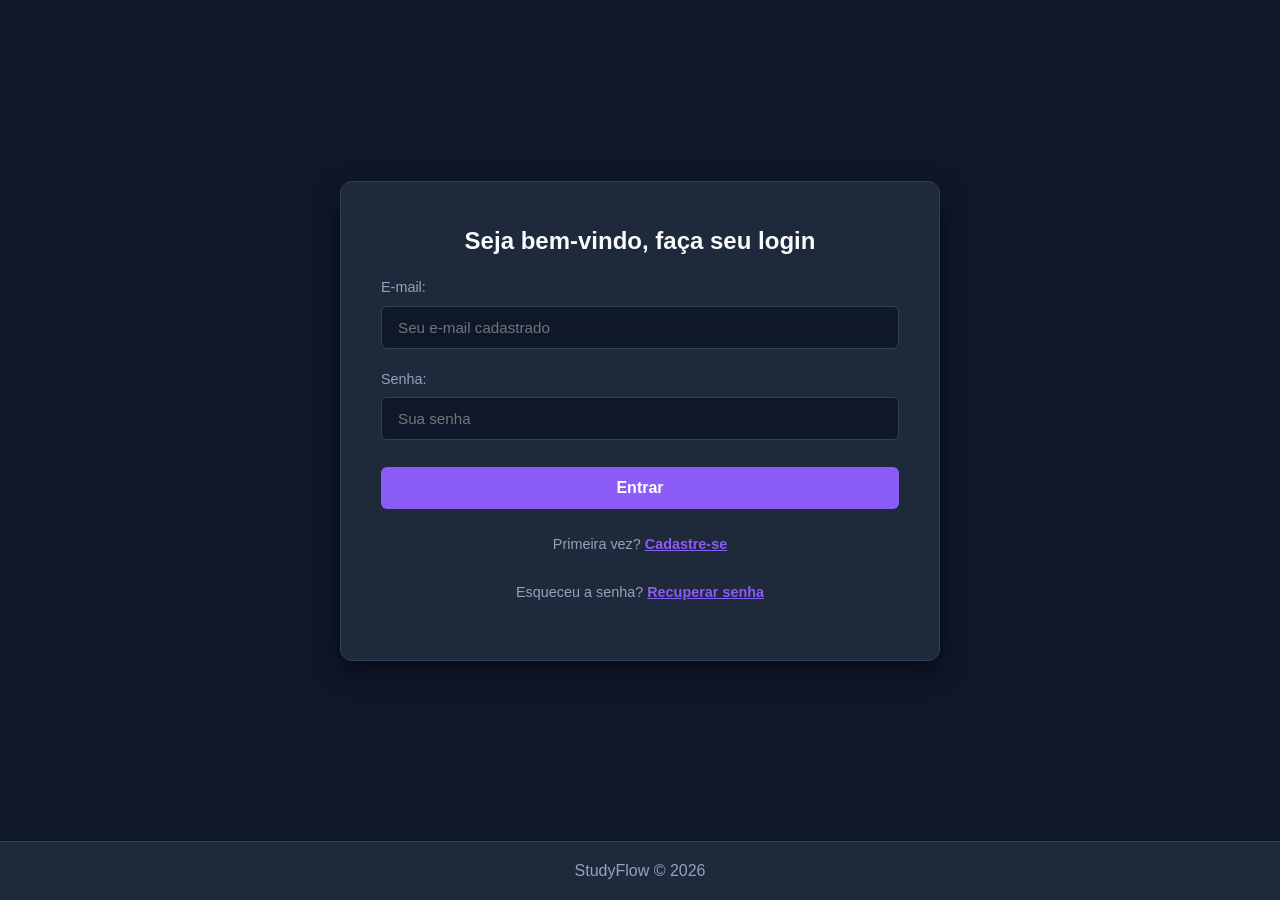
<file: index.html>
<!DOCTYPE html>
<html lang="pt-BR">
<head>
    <meta charset="UTF-8">
    <meta name="viewport" content="width=device-width, initial-scale=1.0">
    <title>My Study - Login</title>
    <link rel="stylesheet" href="frontend/style.css">
</head>
<body>

<main class="auth-container">
    <section class="auth-card">
        <h2>Seja bem-vindo, faça seu login</h2>
        <form action="dashboard.html" method="GET">
            <div>
                <label for="email">E-mail:</label>
                <input type="email" id="email" name="email" placeholder="Seu e-mail cadastrado" required>
            </div>
            <div>
                <label for="senha">Senha:</label>
                <input type="password" id="senha" name="senha" placeholder="Sua senha" required>
            </div>
            <button type="submit" class="btn-primary">Entrar</button>
        </form>

        <div class="auth-links">
            <p>Primeira vez? <a href="cadastro.html" class="link-inline">Cadastre-se</a></p>
            <p>Esqueceu a senha? <a href="recuperacao.html" class="link-inline">Recuperar senha</a></p>
        </div>
    </section>
</main>

    <footer>
        <p>StudyFlow &copy; 2026</p>
    </footer>

    <script src="frontend/script.js"></script>
    
</body>
</html>
</file>
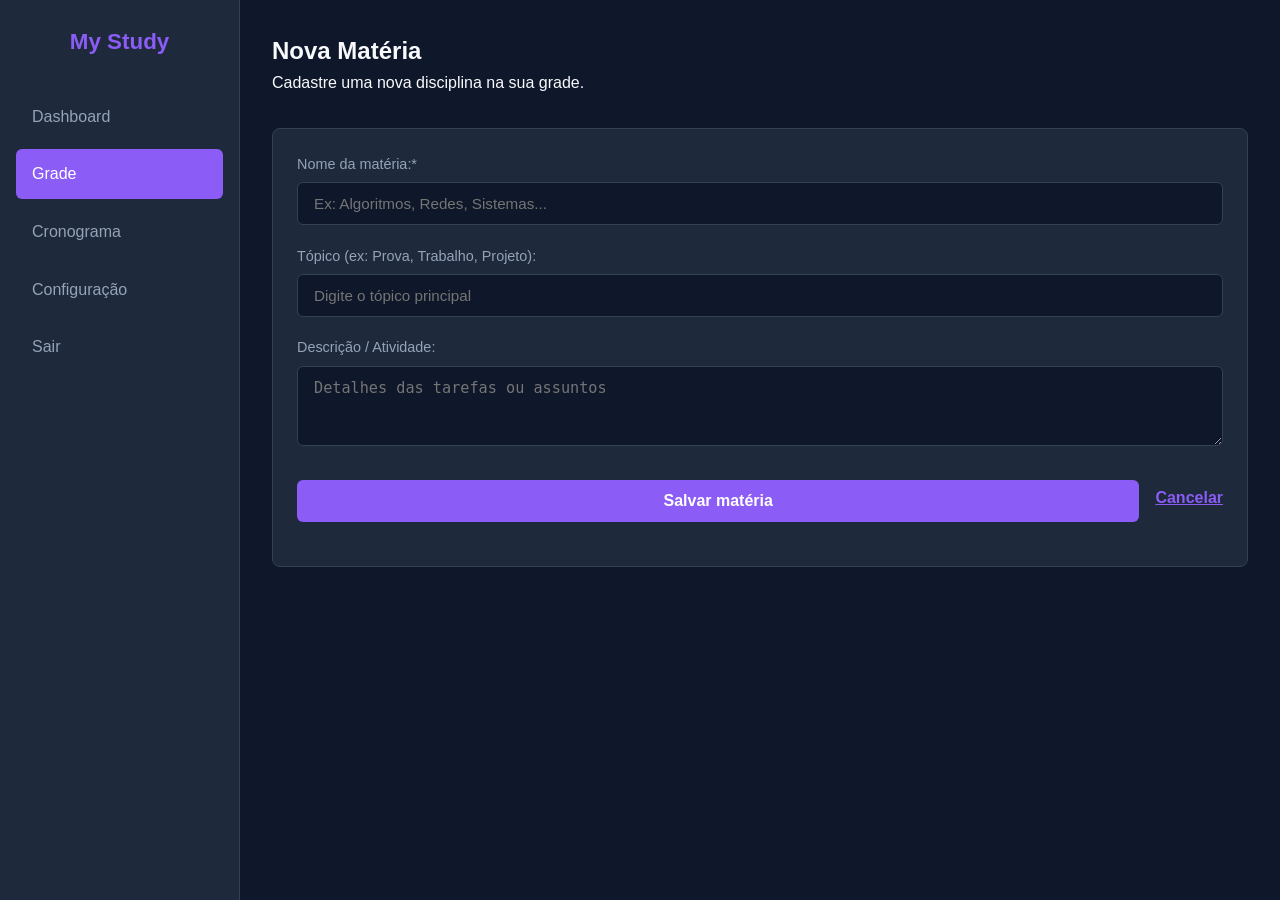
<file: cadastrar-materia.html>
<!DOCTYPE html>
<html lang="pt-BR">
<head>
    <meta charset="UTF-8">
    <meta name="viewport" content="width=device-width, initial-scale=1.0">
    <title>My Study - Cadastrar Matéria</title>
    <link rel="stylesheet" href="frontend/style.css">
</head>
<body class="app-layout">

    <!-- Menu Lateral -->
    <aside class="sidebar">
        <h1>My Study</h1>
        <nav>
            <a href="dashboard.html">Dashboard</a>
            <a href="grade.html" class="active">Grade</a>
            <a href="cronograma.html">Cronograma</a>
            <a href="#">Configuração</a>
            <a href="index.html">Sair</a>
        </nav>
    </aside>

    <!-- Conteúdo do Formulário -->
    <main class="dashboard-content">
        <header>
            <h2>Nova Matéria</h2>
            <p>Cadastre uma nova disciplina na sua grade.</p>
        </header>

        <section class="card-panel">
            <form id="form-materia" action="grade.html" method="GET">
                <div>
                    <label for="nome-materia">Nome da matéria:*</label>
                    <input type="text" id="nome-materia" name="nome_materia" placeholder="Ex: Algoritmos, Redes, Sistemas..." required>
                </div>

                <div>
                    <label for="topico">Tópico (ex: Prova, Trabalho, Projeto):</label>
                    <input type="text" id="topico" name="topico" placeholder="Digite o tópico principal">
                </div>

                <div>
                    <label for="descricao">Descrição / Atividade:</label>
                    <textarea id="descricao" name="descricao" rows="3" placeholder="Detalhes das tarefas ou assuntos"></textarea>
                </div>

                <div style="display: flex; gap: 1rem; margin-top: 1rem;">
                    <button type="submit" class="btn-primary">Salvar matéria</button>
                    <a href="grade.html" class="link-inline" style="align-self: center; text-align: center;">Cancelar</a>
                </div>
            </form>
        </section>
    </main>

    <script src="frontend/script.js"></script>

</body>
</html>
</file>
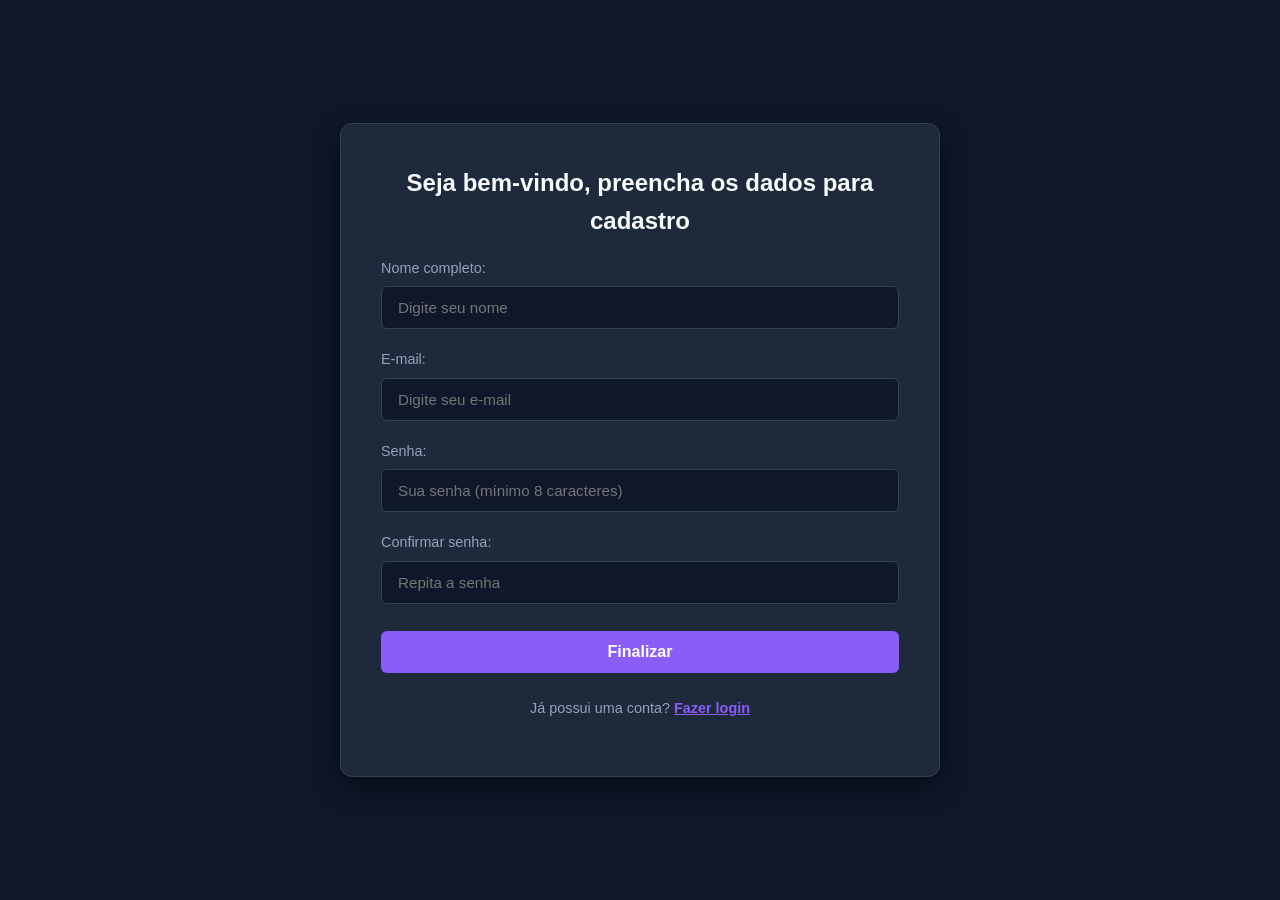
<file: cadastro.html>
<!DOCTYPE html>
<html lang="pt-BR">
<head>
    <meta charset="UTF-8">
    <meta name="viewport" content="width=device-width, initial-scale=1.0">
    <title>My Study - Cadastro</title>
    <link rel="stylesheet" href="frontend/style.css">
</head>
<body>

    <main class="auth-container">
        <section class="auth-card">
            <h2>Seja bem-vindo, preencha os dados para cadastro</h2>
            
            <form id="form-cadastro" action="index.html" method="GET">
                <div>
                    <label for="nome">Nome completo:</label>
                    <input type="text" id="nome" name="nome" placeholder="Digite seu nome" required>
                </div>

                <div>
                    <label for="email">E-mail:</label>
                    <input type="email" id="email" name="email" placeholder="Digite seu e-mail" required>
                </div>

                <div>
                    <label for="senha">Senha:</label>
                    <input type="password" id="senha" name="senha" minlength="8" placeholder="Sua senha (mínimo 8 caracteres)" required>
                </div>

                <div>
                    <label for="confirmar-senha">Confirmar senha:</label>
                    <input type="password" id="confirmar-senha" name="confirmar_senha" minlength="8" placeholder="Repita a senha" required>
                </div>

                <!-- Elemento para exibir a mensagem de erro do JavaScript -->
                <p id="msg-erro" style="font-weight: bold; margin-top: 10px; margin-bottom: 10px; text-align: center;"></p>

                <button type="submit" class="btn-primary">Finalizar</button>
            </form>

            <div class="auth-links">
                <p>Já possui uma conta? <a href="index.html" class="link-inline">Fazer login</a></p>
            </div>
        </section>
    </main>

    <script src="frontend/script.js"></script>
</body>
</html>
</file>
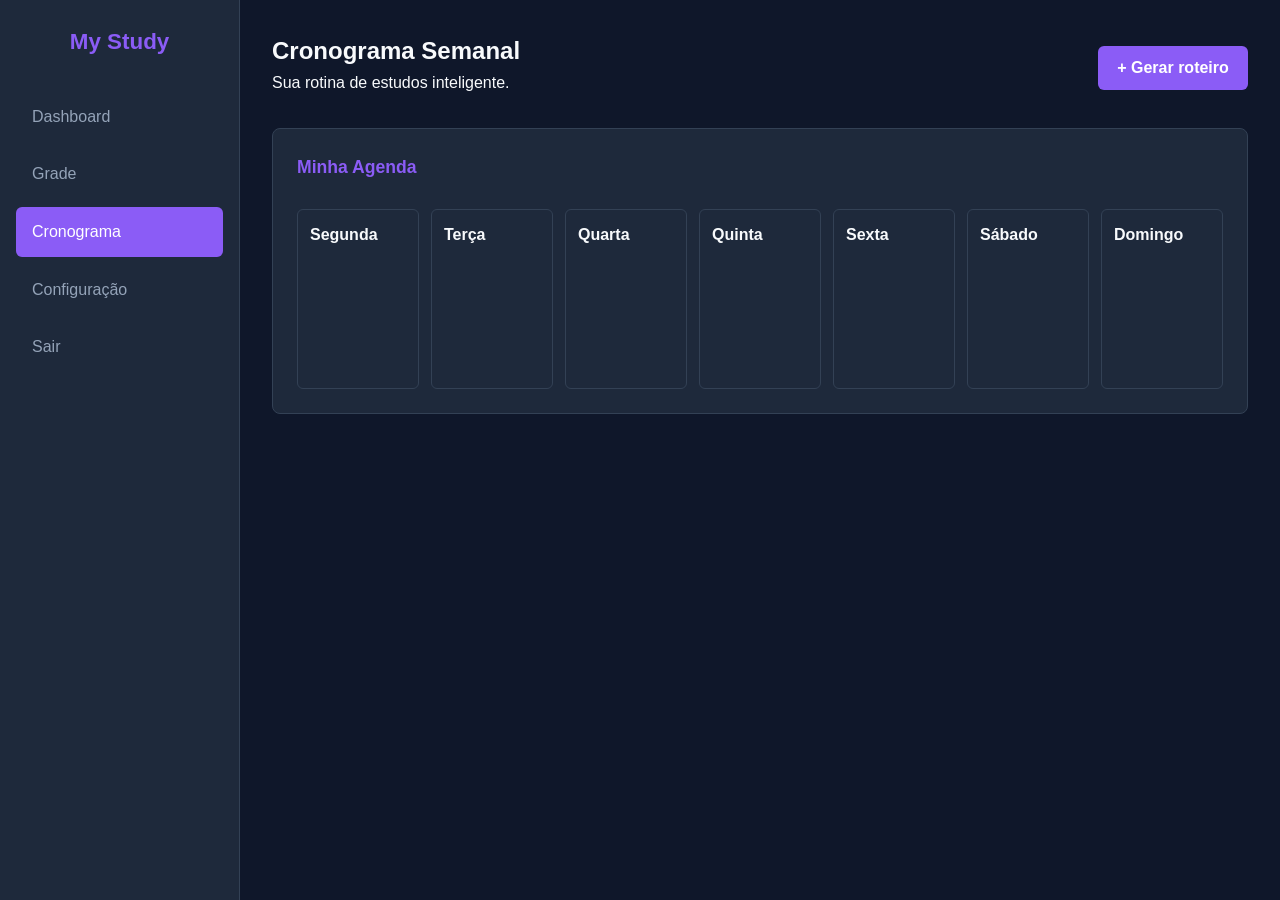
<file: cronograma.html>
<!DOCTYPE html>
<html lang="pt-BR">
<head>
    <meta charset="UTF-8">
    <meta name="viewport" content="width=device-width, initial-scale=1.0">
    <title>My Study - Cronograma</title>
    <link rel="stylesheet" href="frontend/style.css">
</head>
<body class="app-layout">

    <!-- Menu Lateral -->
    <aside class="sidebar">
        <h1>My Study</h1>
        <nav>
            <a href="dashboard.html">Dashboard</a>
            <a href="grade.html">Grade</a>
            <a href="cronograma.html" class="active">Cronograma</a>
            <a href="#">Configuração</a>
            <a href="index.html">Sair</a>
        </nav>
    </aside>

    <!-- Conteúdo Principal -->
    <main class="dashboard-content">
        <header style="display: flex; justify-content: space-between; align-items: center; flex-wrap: wrap; gap: 1rem;">
            <div>
                <h2>Cronograma Semanal</h2>
                <p>Sua rotina de estudos inteligente.</p>
            </div>
            <a href="gerar-roteiro.html" class="btn-primary" style="width: auto; padding: 0.6rem 1.2rem; text-decoration: none;">+ Gerar roteiro</a>
        </header>

        <!-- Agenda Limpa (CSS Grid de 7 Colunas) -->
        <section class="card-panel">
            <h3>Minha Agenda</h3>
            <div class="agenda-semanal-grid">
                <div class="dia-coluna">
                    <h4>Segunda</h4>
                </div>
                <div class="dia-coluna">
                    <h4>Terça</h4>
                </div>
                <div class="dia-coluna">
                    <h4>Quarta</h4>
                </div>
                <div class="dia-coluna">
                    <h4>Quinta</h4>
                </div>
                <div class="dia-coluna">
                    <h4>Sexta</h4>
                </div>
                <div class="dia-coluna">
                    <h4>Sábado</h4>
                </div>
                <div class="dia-coluna">
                    <h4>Domingo</h4>
                </div>
            </div>
        </section>
    </main>

    <script src="frontend/script.js"></script>
</body>
</html>
</file>
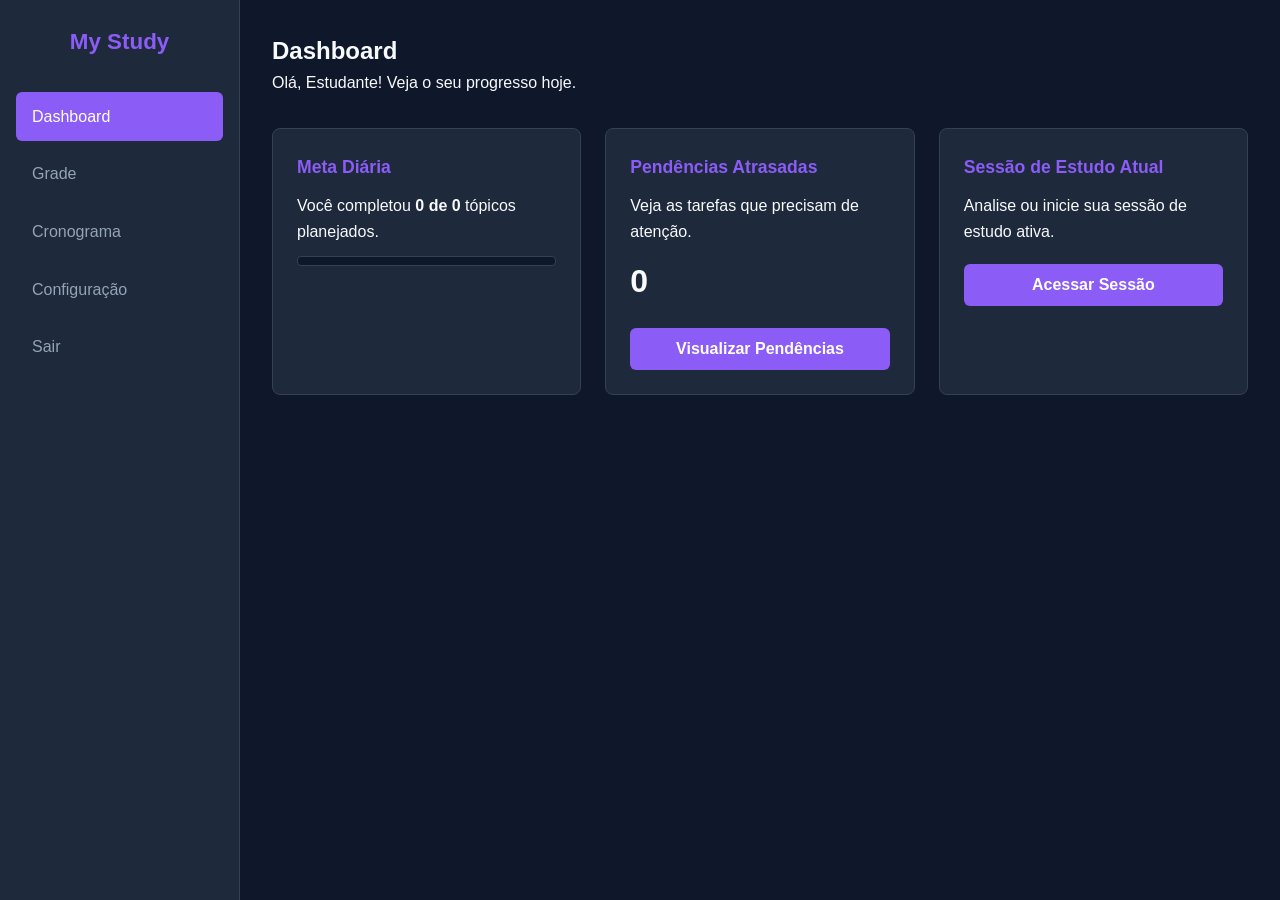
<file: dashboard.html>
<!DOCTYPE html>
<html lang="pt-BR">
<head>
    <meta charset="UTF-8">
    <meta name="viewport" content="width=device-width, initial-scale=1.0">
    <title>My Study - Dashboard</title>
    <link rel="stylesheet" href="frontend/style.css">
</head>
<body class="app-layout">

    <!-- Menu Lateral -->
    <aside class="sidebar">
        <h1>My Study</h1>
        <nav>
            <a href="dashboard.html" class="active">Dashboard</a>
            <a href="grade.html">Grade</a>
            <a href="cronograma.html">Cronograma</a>
            <a href="#">Configuração</a>
            <a href="index.html">Sair</a>
        </nav>
    </aside>

    <!-- Conteúdo Principal Alinhado ao Lado do Menu -->
    <main class="dashboard-content">
        <header>
            <h2>Dashboard</h2>
            <p>Olá, Estudante! Veja o seu progresso hoje.</p>
        </header>

        <!-- Grade de Cards do Painel -->
        <div class="dashboard-cards-grid">
            <section class="card-panel">
                <h3>Meta Diária</h3>
                <p>Você completou <strong>0 de 0</strong> tópicos planejados.</p>
                <div class="progress-bar">
                    <div class="progress-fill" style="width: 0%;"></div>
                </div>
            </section>

            <section class="card-panel">
                <h3>Pendências Atrasadas</h3>
                <p>Veja as tarefas que precisam de atenção.</p>
                <p class="stat-number">0</p>
                <button class="btn-primary">Visualizar Pendências</button>
            </section>

            <section class="card-panel">
                <h3>Sessão de Estudo Atual</h3>
                <p>Analise ou inicie sua sessão de estudo ativa.</p>
                <button class="btn-primary">Acessar Sessão</button>
            </section>
        </div>
    </main>

    <script src="frontend/script.js"></script>
    
</body>
</html>
</file>
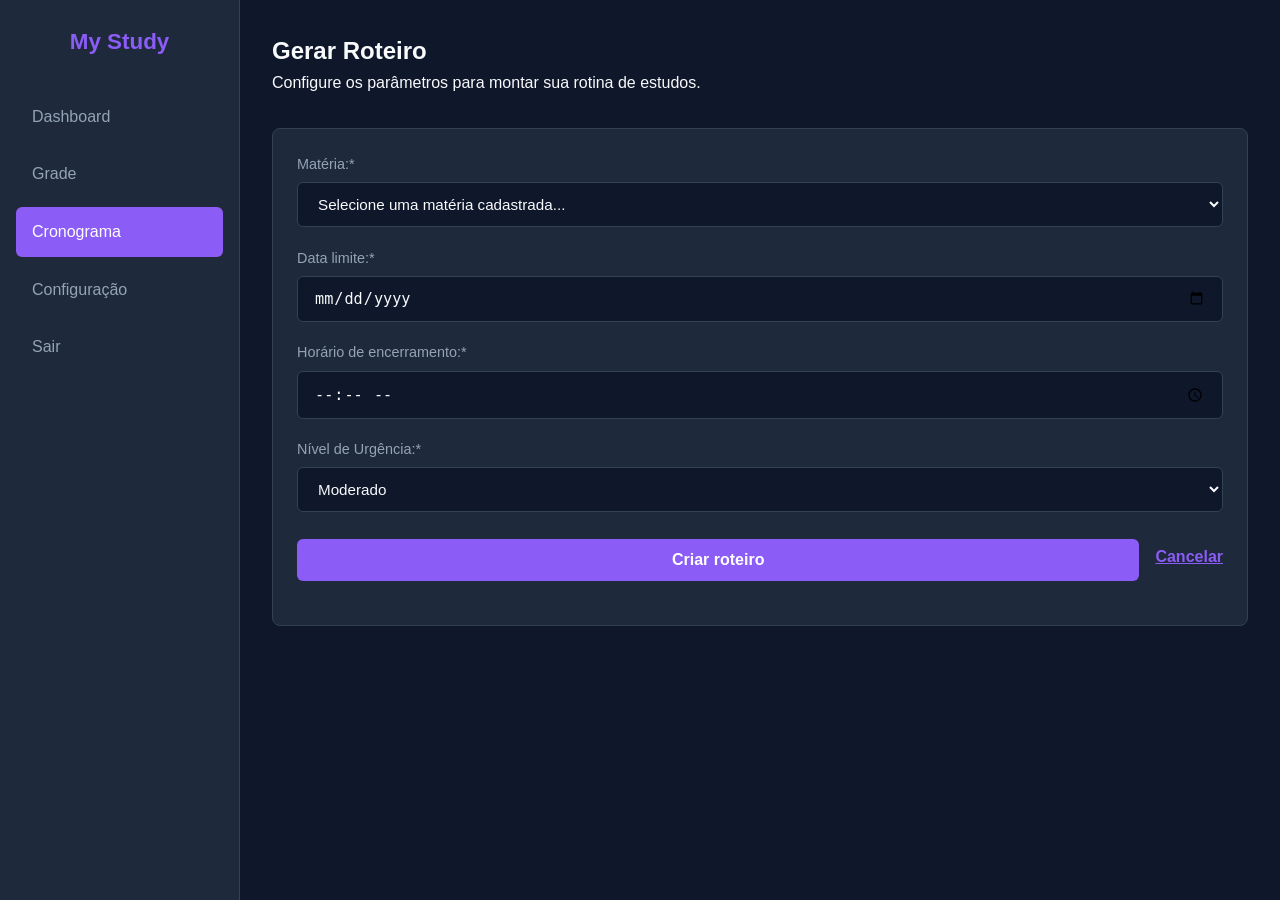
<file: gerar-roteiro.html>
<!DOCTYPE html>
<html lang="pt-BR">
<head>
    <meta charset="UTF-8">
    <meta name="viewport" content="width=device-width, initial-scale=1.0">
    <title>My Study - Gerar Roteiro</title>
    <link rel="stylesheet" href="frontend/style.css">
</head>
<body class="app-layout">

    <!-- Menu Lateral -->
    <aside class="sidebar">
        <h1>My Study</h1>
        <nav>
            <a href="dashboard.html">Dashboard</a>
            <a href="grade.html">Grade</a>
            <a href="cronograma.html" class="active">Cronograma</a>
            <a href="#">Configuração</a>
            <a href="index.html">Sair</a>
        </nav>
    </aside>

    <!-- Conteúdo do Formulário -->
    <main class="dashboard-content">
        <header>
            <h2>Gerar Roteiro</h2>
            <p>Configure os parâmetros para montar sua rotina de estudos.</p>
        </header>

        <section class="card-panel">
            <form action="cronograma.html" method="GET">
                <div>
                    <label for="materia">Matéria:*</label>
                    <select id="materia" name="materia" required>
                        <option value="">Selecione uma matéria cadastrada...</option>
                    </select>
                </div>

                <div>
                    <label for="data-limite">Data limite:*</label>
                    <input type="date" id="data-limite" name="data_limite" required>
                </div>

                <div>
                    <label for="horario">Horário de encerramento:*</label>
                    <input type="time" id="horario" name="horario" required>
                </div>

                <div>
                    <label for="urgencia">Nível de Urgência:*</label>
                    <select id="urgencia" name="urgencia" required>
                        <option value="Baixo">Baixo</option>
                        <option value="Moderado" selected>Moderado</option>
                        <option value="Alto">Alto</option>
                    </select>
                </div>

                <div style="display: flex; gap: 1rem; margin-top: 1rem;">
                    <button type="submit" class="btn-primary">Criar roteiro</button>
                    <a href="cronograma.html" class="link-inline" style="align-self: center; text-align: center;">Cancelar</a>
                </div>
            </form>
        </section>
    </main>

    <script src="frontend/script.js"></script>
    
</body>
</html>
</file>
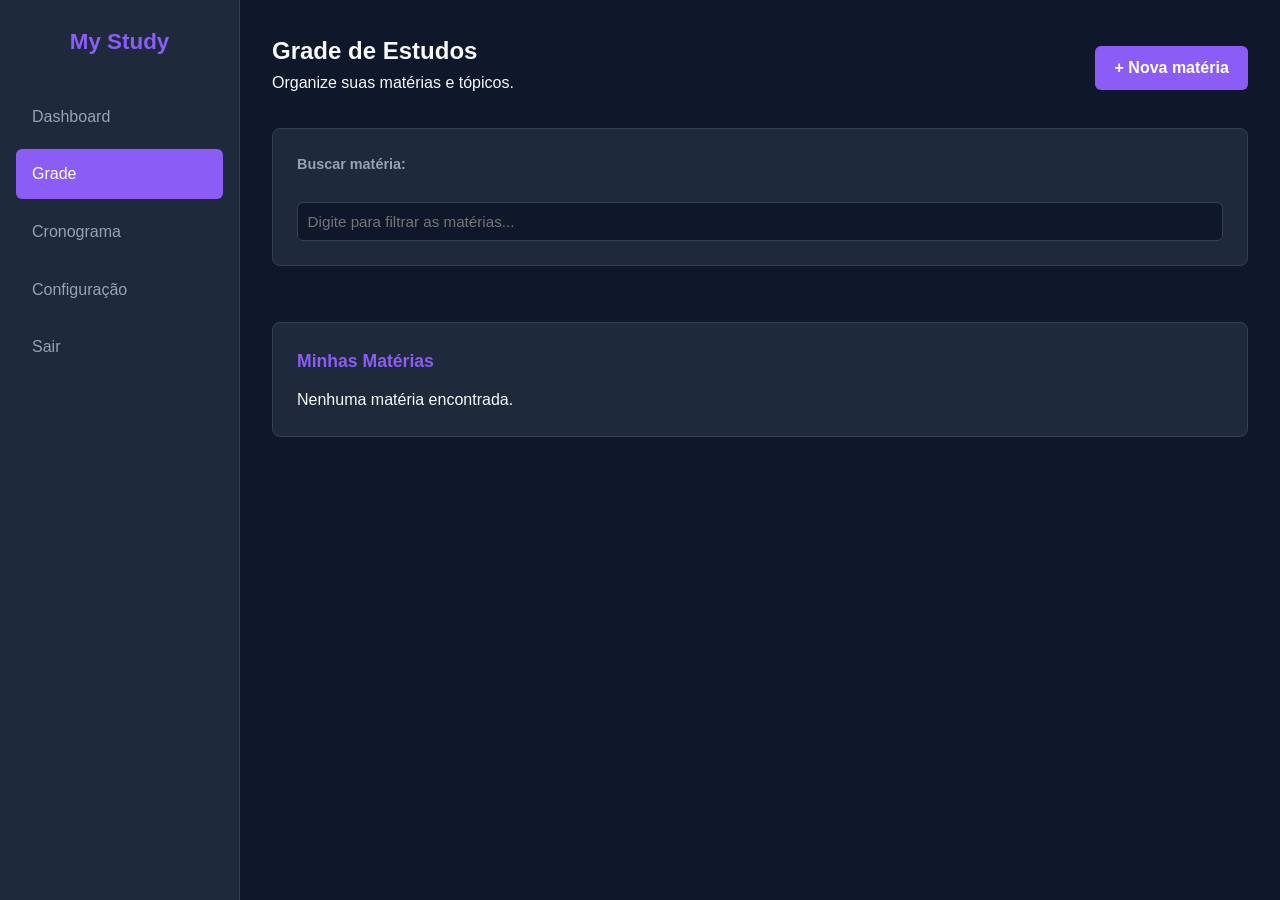
<file: grade.html>
<!DOCTYPE html>
<html lang="pt-BR">
<head>
    <meta charset="UTF-8">
    <meta name="viewport" content="width=device-width, initial-scale=1.0">
    <title>My Study - Grade de Estudos</title>
    <link rel="stylesheet" href="frontend/style.css">
</head>
<body class="app-layout">

    <!-- Menu Lateral -->
    <aside class="sidebar">
        <h1>My Study</h1>
        <nav>
            <a href="dashboard.html">Dashboard</a>
            <a href="grade.html" class="active">Grade</a>
            <a href="cronograma.html">Cronograma</a>
            <a href="#">Configuração</a>
            <a href="index.html">Sair</a>
        </nav>
    </aside>

    <!-- Conteúdo Principal -->
    <main class="dashboard-content">
        <header style="display: flex; justify-content: space-between; align-items: center; flex-wrap: wrap; gap: 1rem;">
            <div>
                <h2>Grade de Estudos</h2>
                <p>Organize suas matérias e tópicos.</p>
            </div>
            <!-- Botão que direciona para a tela de formulário -->
            <a href="cadastrar-materia.html" class="btn-primary" style="width: auto; padding: 0.6rem 1.2rem; text-decoration: none;">+ Nova matéria</a>
        </header>

        <!-- Campo de Pesquisa / Filtro -->
        <section class="card-panel" style="margin-bottom: 1.5rem;">
            <label for="campo-busca"><strong>Buscar matéria:</strong></label>
            <input type="text" id="campo-busca" placeholder="Digite para filtrar as matérias..." style="width: 100%; margin-top: 0.5rem; padding: 0.6rem; border-radius: 6px; border: 1px solid #334155; background-color: #0f172a; color: #fff;">
        </section>

        <!-- Container onde o JavaScript renderizará as matérias dinamicamente -->
        <section id="lista-materias">
            <div class="card-panel">
                <h3>Minhas Matérias</h3>
                <p>Nenhuma matéria cadastrada no momento. Preencha o formulário para adicionar disciplinas.</p>
            </div>
        </section>
    </main>

    <script src="frontend/script.js"></script>
    
</body>
</html>
</file>
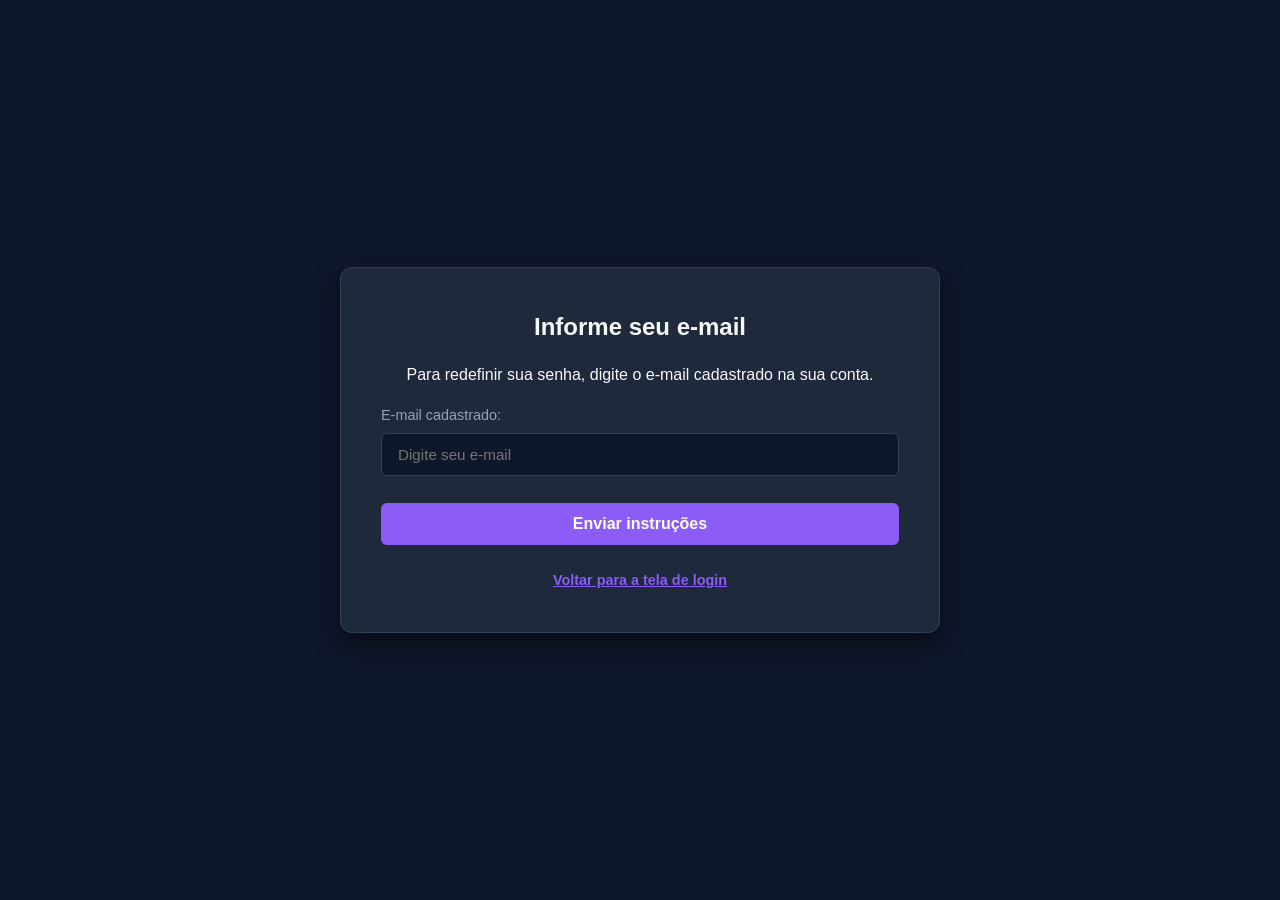
<file: recuperacao.html>
<!DOCTYPE html>
<html lang="pt-BR">
<head>
    <meta charset="UTF-8">
    <meta name="viewport" content="width=device-width, initial-scale=1.0">
    <title>My Study - Recuperação de Senha</title>
    <link rel="stylesheet" href="frontend/style.css">
</head>
<body>

    <main class="auth-container">
        <section class="auth-card">
            <h2>Informe seu e-mail</h2>
            <p>Para redefinir sua senha, digite o e-mail cadastrado na sua conta.</p>

            <form action="index.html" method="GET">
                <div>
                    <label for="email">E-mail cadastrado:</label>
                    <input type="email" id="email" name="email" placeholder="Digite seu e-mail" required>
                </div>

                <button type="submit" class="btn-primary">Enviar instruções</button>
            </form>

            <div class="auth-links">
                <a href="index.html" class="link-inline">Voltar para a tela de login</a>
            </div>
        </section>
    </main>

    <script src="frontend/script.js"></script>
    
</body>
</html>
</file>
<file: frontend/style.css>
/* 1. RESETS E PALETA DARK / ROXO */
* {
    margin: 0;
    padding: 0;
    box-sizing: border-box;
}

:root {
    --bg-dark: #0f172a;        /* Fundo principal escuro */
    --card-dark: #1e293b;      /* Cards e formulários */
    --accent-purple: #8b5cf6;  /* Roxo principal dos botões */
    --purple-hover: #7c3aed;   /* Hover dos botões */
    --text-primary: #f8fafc;   /* Texto principal claro */
    --text-secondary: #94a3b8; /* Labels e subtextos */
    --border-color: #334155;   /* Bordas discretas */
}

body {
    font-family: 'Segoe UI', Tahoma, Geneva, Verdana, sans-serif;
    line-height: 1.6;
    background-color: var(--bg-dark);
    color: var(--text-primary);
    min-height: 100vh;
    display: flex;
    flex-direction: column;
}

/*  2. TELAS DE ACESSO (Login, Cadastro, Recuperação) */
main.auth-container {
    flex: 1;
    display: flex;
    justify-content: center;
    align-items: center;
    padding: 2rem 1rem;
}

.auth-card {
    background: var(--card-dark);
    padding: 2.5rem;
    border-radius: 12px;
    box-shadow: 0 10px 25px rgba(0, 0, 0, 0.5);
    width: 100%;
    max-width: min(90%, 600px);
    border: 1px solid var(--border-color);
    text-align: center;
}

.auth-card h1, .auth-card h2, .auth-card p {
    text-align: center;
    margin-bottom: 1rem;
}

.auth-card img {
    display: block;
    margin: 0 auto 1rem auto;
    max-width: 150px;
}

form div {
    margin-bottom: 1.2rem;
    text-align: left;
}

label {
    display: block;
    font-size: 0.9rem;
    color: var(--text-secondary);
    margin-bottom: 0.4rem;
}

input, select, textarea {
    padding: 0.75rem 1rem;
    background-color: var(--bg-dark);
    border: 1px solid var(--border-color);
    border-radius: 6px;
    color: var(--text-primary);
    font-size: 0.95rem;
    width: 100%;
}

input:focus, select:focus {
    outline: none;
    border-color: var(--accent-purple);
}

/* Botão Principal */
.btn-primary {
    background-color: var(--accent-purple);
    color: #ffffff;
    padding: 0.75rem;
    border: none;
    border-radius: 6px;
    font-size: 1rem;
    font-weight: 600;
    cursor: pointer;
    width: 100%;
    transition: background-color 0.2s ease;
    margin-top: 0.5rem;
}

.btn-primary:hover {
    background-color: var(--purple-hover);
}

/* Links de Navegação Inline (Substitui botões gigantes) */
.auth-links {
    margin-top: 1.5rem;
    font-size: 0.9rem;
    color: var(--text-secondary);
    display: flex;
    flex-direction: column;
    gap: 0.5rem;
    align-items: center;
}

.link-inline {
    color: var(--accent-purple);
    text-decoration: underline;
    font-weight: 600;
    cursor: pointer;
    background: none;
    border: none;
    font-size: inherit;
    padding: 0;
}

.link-inline:hover {
    color: #a78bfa;
}

/* 3. ESTRUTURA INTERNA COM SIDEBAR (Dashboard, Grade, Cronograma) */
body.app-layout {
    display: flex;
    flex-direction: row;
}

.sidebar {
    width: 240px;
    background-color: var(--card-dark);
    border-right: 1px solid var(--border-color);
    padding: 1.5rem 1rem;
    display: flex;
    flex-direction: column;
    gap: 2rem;
    min-height: 100vh;
}

.sidebar h1 {
    font-size: 1.4rem;
    color: var(--accent-purple);
    text-align: center;
}

.sidebar nav {
    display: flex;
    flex-direction: column;
    gap: 0.5rem;
}

.sidebar nav a, .sidebar nav button {
    display: block;
    padding: 0.75rem 1rem;
    color: var(--text-secondary);
    text-decoration: none;
    border-radius: 6px;
    transition: all 0.2s;
    font-weight: 500;
}

.sidebar nav a:hover, .sidebar nav a.active {
    background-color: var(--accent-purple);
    color: #ffffff;
}

.dashboard-content {
    flex: 1;
    padding: 2rem;
    display: flex;
    flex-direction: column;
    gap: 2rem;
}

/* Grid de Cards do Dashboard */
.dashboard-cards-grid {
    display: grid;
    grid-template-columns: repeat(auto-fit, minmax(280px, 1fr));
    gap: 1.5rem;
    width: 100%;
}

.card-panel {
    background: var(--card-dark);
    border: 1px solid var(--border-color);
    border-radius: 8px;
    padding: 1.5rem;
    display: flex;
    flex-direction: column;
    gap: 0.75rem;
}

.card-panel h3 {
    color: var(--accent-purple);
    font-size: 1.1rem;
}

.stat-number {
    font-size: 2rem;
    font-weight: bold;
    color: var(--text-primary);
}

.progress-bar {
    background: var(--bg-dark);
    border-radius: 4px;
    height: 10px;
    width: 100%;
    overflow: hidden;
    border: 1px solid var(--border-color);
}

.progress-fill {
    background: var(--accent-purple);
    height: 100%;
}

/* Agenda Grid para o Cronograma */
.agenda-semanal-grid {
    display: grid;
    grid-template-columns: repeat(7, 1fr);
    gap: 0.75rem;
    margin-top: 1rem;
}

.dia-coluna {
    background: var(--card-dark);
    border: 1px solid var(--border-color);
    border-radius: 6px;
    padding: 0.75rem;
    min-height: 180px;
}

/* 4. MEDIA QUERIES (BREAKPOINTS) */
@media (max-width: 767px) {
    body.app-layout {
        flex-direction: column;
    }

    .sidebar {
        width: 100%;
        min-height: auto;
        border-right: none;
        border-bottom: 1px solid var(--border-color);
    }

    .agenda-semanal-grid {
        grid-template-columns: 1fr;
    }
}

@media (min-width: 768px) and (max-width: 1023px) {
    .agenda-semanal-grid {
        grid-template-columns: repeat(2, 1fr);
    }
}

footer {
    text-align: center;
    padding: 1rem;
    background-color: var(--card-dark);
    border-top: 1px solid var(--border-color);
    color: var(--text-secondary);
    margin-top: auto;
}
</file>
